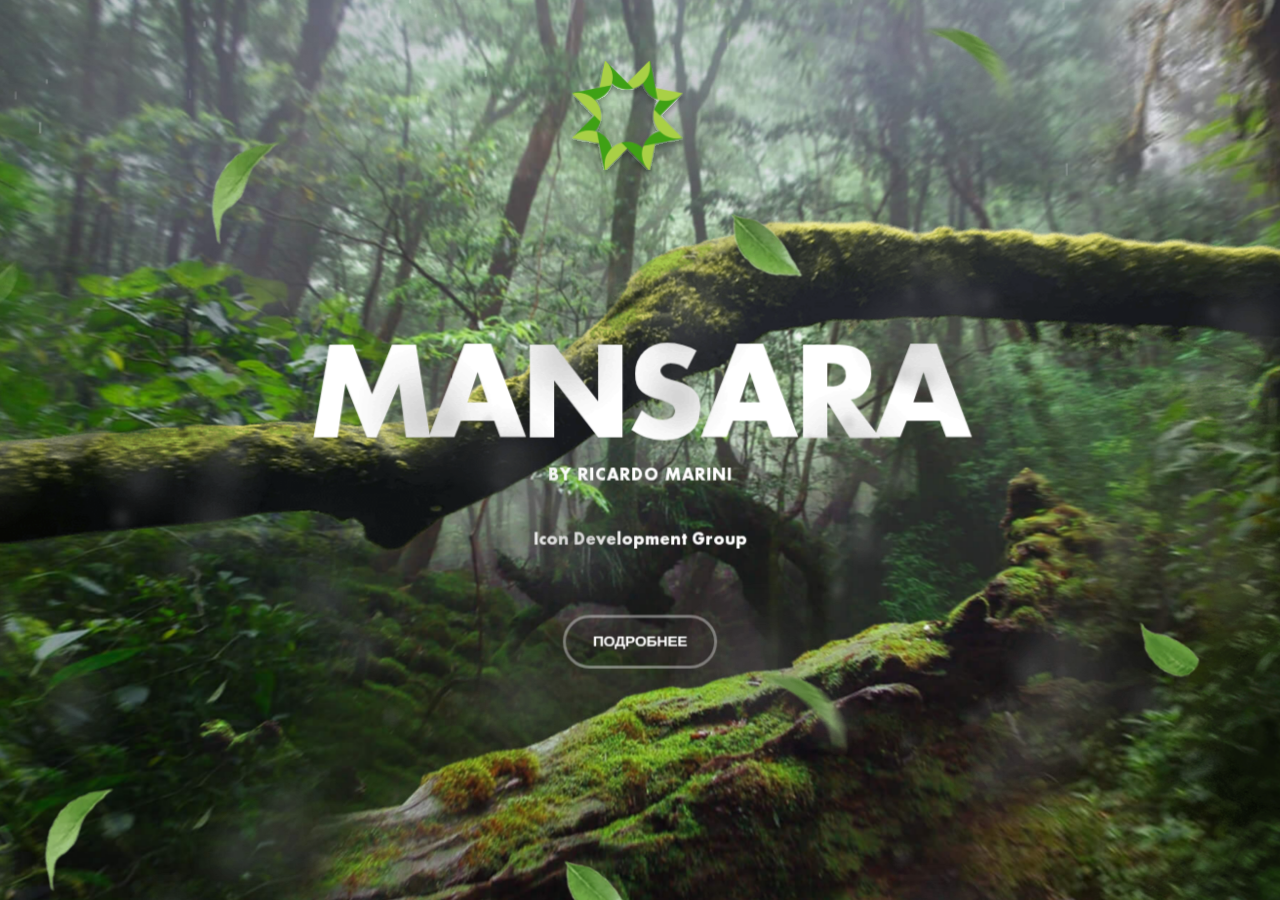
<file: index.html>
<!DOCTYPE html>
<html lang="en">
  <head>
    <meta charset="UTF-8" />
    <meta http-equiv="X-UA-Compatible" content="IE=edge" />
    <meta name="viewport" content="width=device-width, initial-scale=1.0" />
    <title>Document</title>
    <link rel="stylesheet" href="./html/css/main.css" />
    <script src="./html//js/app.js" defer></script>
    <script src="./libs/rain.js" defer></script>
  </head>
  <body>
    <div class="logo" style="background-image: url(./html/img/logo.svg)"></div>

    <section class="layers">
      <div class="layers__container">
        <div
          class="layers__item layer-1"
          style="background-image: url(./html/img/layer-1.jpg)"
        ></div>
        <div
          class="layers__item layer-2"
          style="background-image: url(./html/img/layer-2.png)"
        ></div>
        <div class="layers__item layer-3">
          <div class="hero-content">
            <h1>MANSARA <span>by Ricardo Marini</span></h1>
            <div class="hero-content__p">Icon Development Group</div>
            <button class="button-start" onclick="redirectToIconKg()">
              Подробнее
            </button>
            <script>
              function redirectToIconKg() {
                // Используйте window.location.href для переадресации на указанный URL
                window.location.href = "https://icon.kg";
              }
            </script>
          </div>
        </div>
        <div class="layers__item layer-4">
          <canvas class="rain"></canvas>
        </div>
        <div
          class="layers__item layer-5"
          style="background-image: url(./html/img/layer-5.png)"
        ></div>
        <div
          class="layers__item layer-6"
          style="background-image: url(./html/img/layer-6.png)"
        ></div>
      </div>
    </section>
  </body>
</html>
</file>
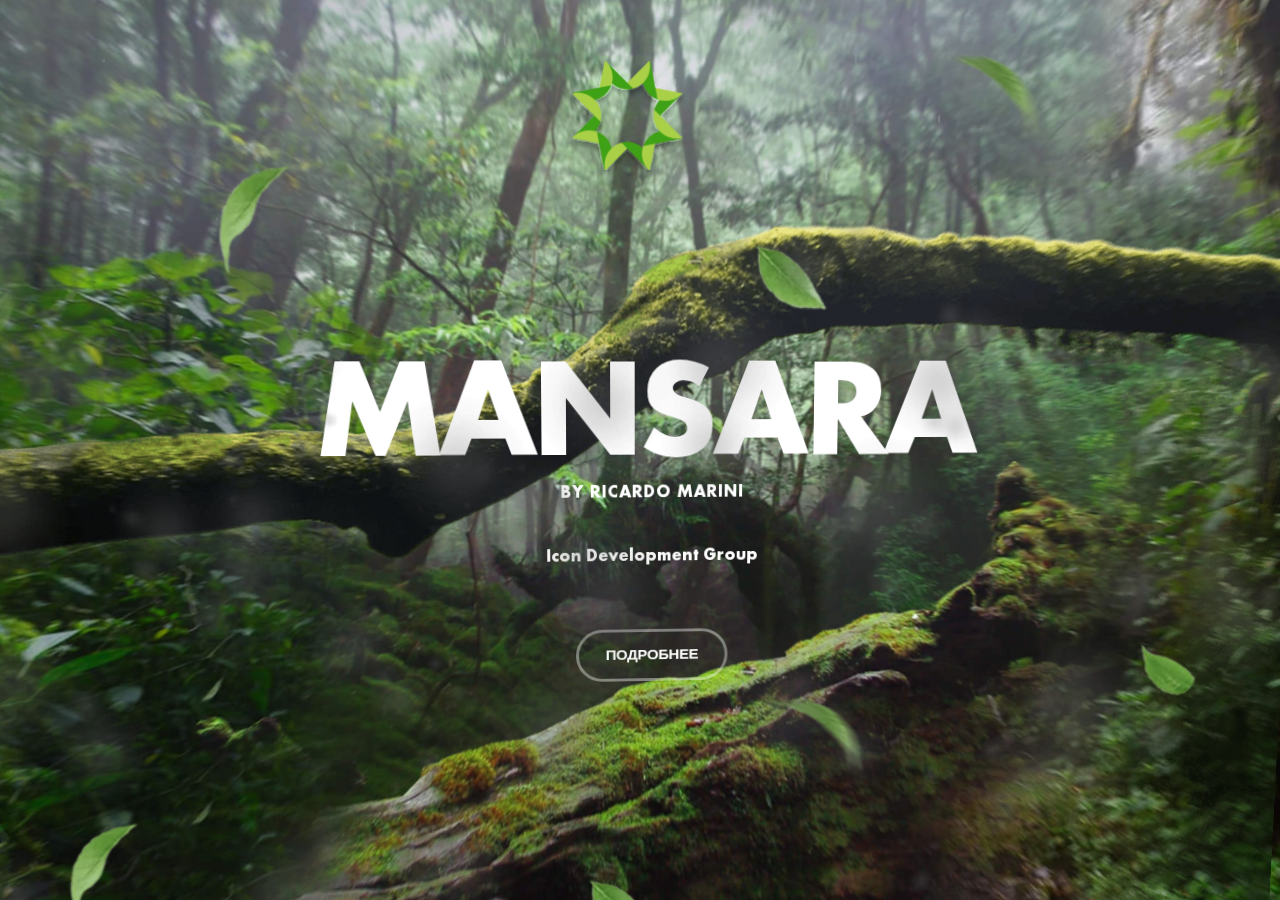
<file: html/index.html>
<!DOCTYPE html>
<html lang="en">
  <head>
    <meta charset="UTF-8" />
    <meta http-equiv="X-UA-Compatible" content="IE=edge" />
    <meta name="viewport" content="width=device-width, initial-scale=1.0" />
    <title>Document</title>
    <link rel="stylesheet" href="css/main.css" />
    <script src="js/app.js" defer></script>
    <script src="libs/rain.js" defer></script>
  </head>
  <body>
    <div class="logo" style="background-image: url(img/logo.svg)"></div>

    <section class="layers">
      <div class="layers__container">
        <div
          class="layers__item layer-1"
          style="background-image: url(img/layer-1.jpg)"
        ></div>
        <div
          class="layers__item layer-2"
          style="background-image: url(img/layer-2.png)"
        ></div>
        <div class="layers__item layer-3">
          <div class="hero-content">
            <h1>MANSARA <span>by Ricardo Marini</span></h1>
            <div class="hero-content__p">Icon Development Group</div>
            <button class="button-start" onclick="redirectToIconKg()">
              Подробнее
            </button>
            <script>
              function redirectToIconKg() {
                // Используйте window.location.href для переадресации на указанный URL
                window.location.href = "https://icon.kg";
              }
            </script>
          </div>
        </div>
        <div class="layers__item layer-4">
          <canvas class="rain"></canvas>
        </div>
        <div
          class="layers__item layer-5"
          style="background-image: url(img/layer-5.png)"
        ></div>
        <div
          class="layers__item layer-6"
          style="background-image: url(img/layer-6.png)"
        ></div>
      </div>
    </section>
  </body>
</html>
</file>
<file: html/css/main.css>
* {
  margin: 0;
  padding: 0;
  box-sizing: border-box;
}
:root {
  --index: calc(1vw + 1vh);
  --transition: 1.5s cubic-bezier(0.05, 0.5, 0, 1);
}
@font-face {
  font-family: futuraLT-bold;
  src: url(../fonts/FuturaLT-Bold.woff2);
  font-weight: 900;
}
@font-face {
  font-family: futuraLT-light;
  src: url(../fonts/FuturaLT-Light.woff2);
}
body {
  background-color: #000;
  color: #fff;
  font-family: futuraLT-bold;
}
.logo {
  --logo-size: calc(var(--index) * 7.8);
  width: var(--logo-size);
  height: var(--logo-size);
  background-repeat: no-repeat;
  position: absolute;
  left: calc(51% - calc(var(--logo-size) / 2));
  top: calc(var(--index) * 2.8);
  z-index: 1;
}
@media only screen and (max-width: 600px) {
  .logo {
    --logo-size-mobile: 75px; /* Уменьшаем размер логотипа для мобильных устройств */
    width: var(--logo-size-mobile);
    height: var(--logo-size-mobile);
    left: calc(
      50% - calc(var(--logo-size-mobile) / 2)
    ); /* Позиционируем в центре */
    top: 50px; /* Позиционируем по вертикали в центре */
    background-size: contain; /* Добавляем это свойство для изменения размера фонового изображения */
  }
}
.layers {
  perspective: 1000px;
  overflow: hidden;
}
.layers__container {
  height: 100vh;
  min-height: 500px;
  transform-style: preserve-3d;
  transform: rotateX(var(--move-y)) rotateY(var(--move-x));
  will-change: transform;
  transition: transform var(--transition);
}
.layers__item {
  position: absolute;
  inset: -5vw;
  background-size: cover;
  background-position: center;
  display: flex;
  align-items: center;
  justify-content: center;
}
.layer-1 {
  transform: translateZ(-55px) scale(1.06);
}
.layer-2 {
  transform: translateZ(80px) scale(0.88);
}
.layer-3 {
  transform: translateZ(180px) scale(0.8);
}
.layer-4 {
  transform: translateZ(190px) scale(0.9);
}
.layer-5 {
  transform: translateZ(300px) scale(0.9);
}
.layer-6 {
  transform: translateZ(380px);
}
.hero-content {
  font-size: calc(var(--index) * 2.9);
  text-align: center;
  text-transform: uppercase;
  letter-spacing: calc(var(--index) * -0.15);
  line-height: 1.35em;
  margin-top: calc(var(--index) * 5.5);
}
.hero-content span {
  display: block;
  font-family: futuraLT-bold;
  font-size: calc(var(--index) * 0.73);
  letter-spacing: 1px;
}
.hero-content__p {
  text-transform: none;
  font-family: futuraLT-bold;
  letter-spacing: normal;
  font-size: calc(var(--index) * 0.73);
  line-height: 3;
}
.button-start {
  font-family: Arial;
  font-weight: 600;
  text-transform: uppercase;
  font-size: calc(var(--index) * 0.71);
  letter-spacing: -0.02vw;
  padding: calc(var(--index) * 0.7) calc(var(--index) * 1.25);
  background-color: transparent;
  color: #fff;
  border-radius: 10em;
  border: rgb(255 255 255 / 0.4) 3px solid;
  outline: none;
  cursor: pointer;
  margin-top: calc(var(--index) * 2.5);
}
.layer-4,
.layer-5,
.layer-6 {
  pointer-events: none;
}
</file>
